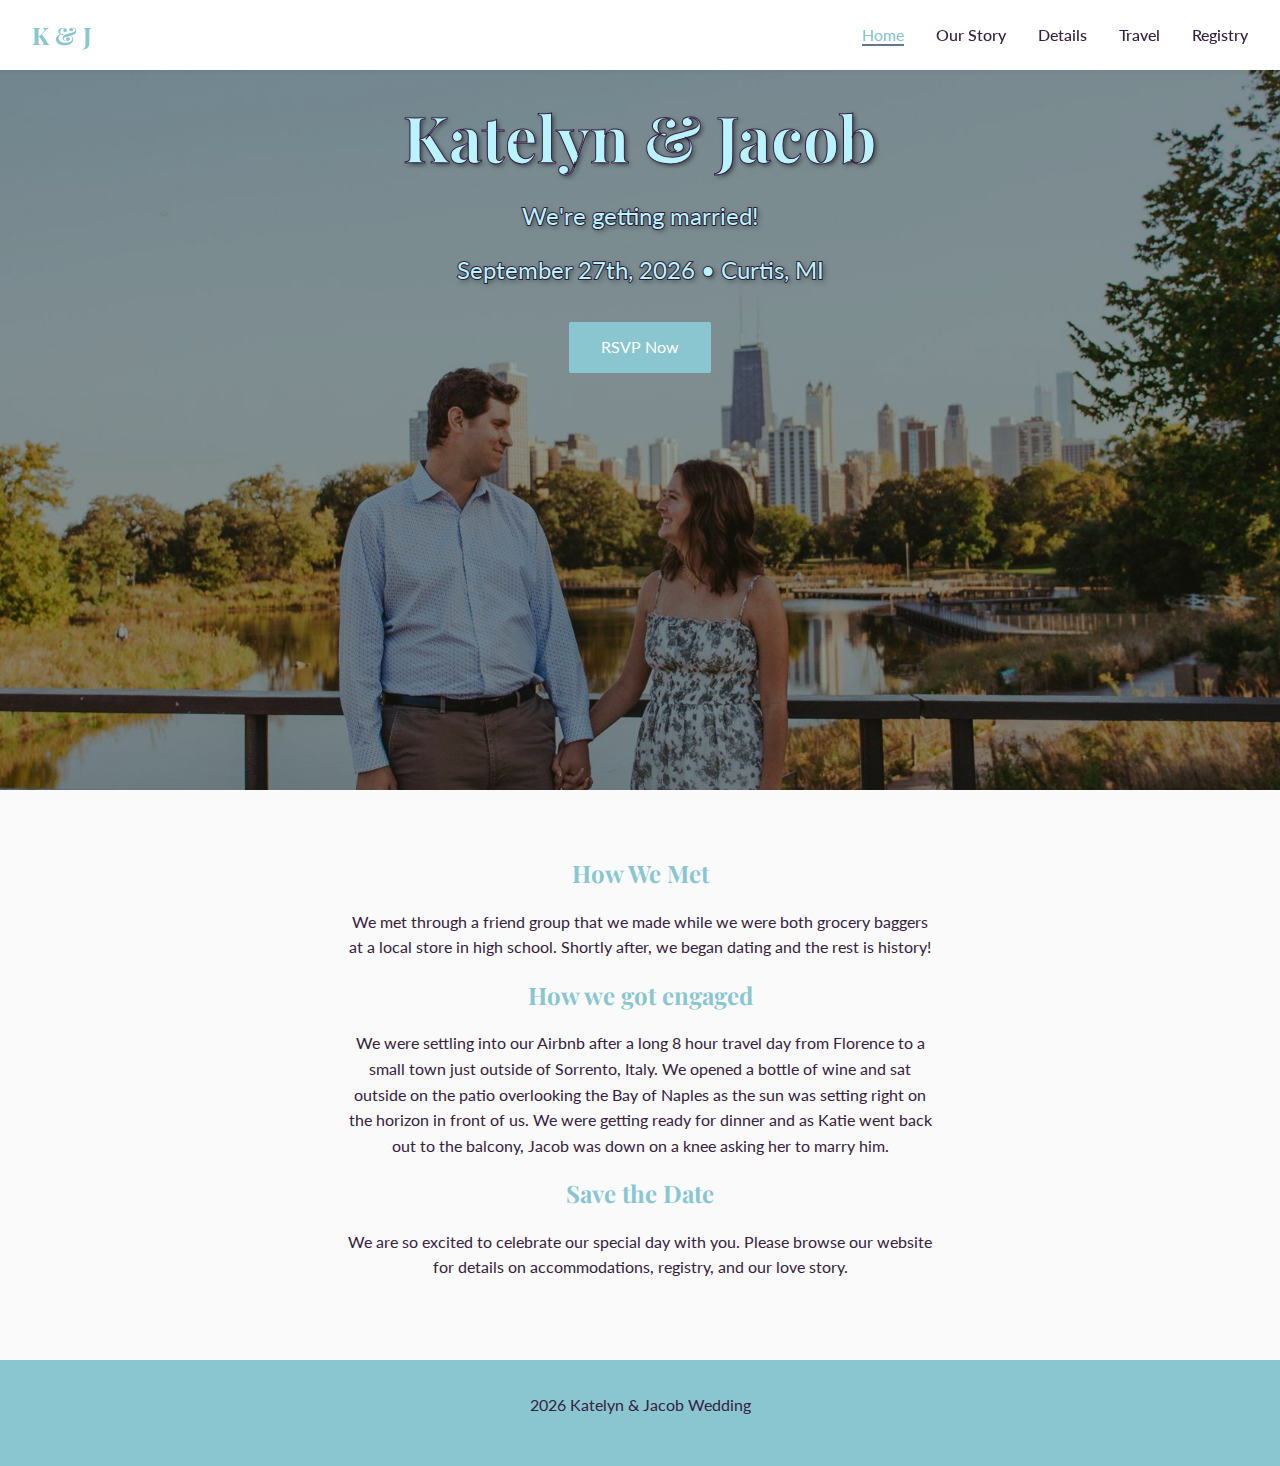
<file: index.html>
<!DOCTYPE html>
<html lang="en">
<head>
    <meta charset="UTF-8">
    <meta name="viewport" content="width=device-width, initial-scale=1.0">
    <title>The Wedding | Katelyn & Jacob</title>
    <link rel="stylesheet" href="style.css">
    <link rel="icon" href="images/rings.png" type="image/png">
    <link href="https://fonts.googleapis.com/css2?family=Lato:wght@300;400;700&family=Playfair+Display:wght@400;700&display=swap" rel="stylesheet">
</head>
<body>

    <header>
        <nav>
            <a href="index.html" class="logo">K & J</a>
            <div class="menu-toggle" onclick="toggleMenu()">☰</div>
            <ul class="nav-links" id="navLinks">
                <li><a href="index.html" class="active">Home</a></li>
                <li><a href="story.html">Our Story</a></li>
                <li><a href="details.html">Details</a></li>
                <li><a href="travel.html">Travel</a></li>
                <li><a href="registry.html">Registry</a></li>
            </ul>
        </nav>
    </header>

    <main>
        <section class="hero">
            <h1>Katelyn & Jacob</h1>
            <p>We're getting married!</p>
            <p>September 27th, 2026 • Curtis, MI</p>
            <a href="details.html" class="btn">RSVP Now</a>
        </section>

        <section class="container section text-center">
            <h2>How We Met</h2>
            <p>We met through a friend group that we made while we were both grocery baggers at a local store in high school. Shortly after, we began dating and the rest is history!</p>
            
            <h2>How we got engaged</h2>
            <p>We were settling into our Airbnb after a long 8 hour travel day from Florence to a small town just outside of Sorrento, Italy. We opened a bottle of wine and sat outside on the patio overlooking the Bay of Naples as the sun was setting right on the horizon in front of us. We were getting ready for dinner and as Katie went back out to the balcony, Jacob was down on a knee asking her to marry him.</p>
            
            <h2>Save the Date</h2>
            <p>We are so excited to celebrate our special day with you. Please browse our website for details on accommodations, registry, and our love story.</p>
        </section>
    </main>

    <footer>
        <p>2026 Katelyn & Jacob Wedding</p>
    </footer>

    <!-- Script for Mobile Menu -->
    <script>
        function toggleMenu() {
            document.getElementById('navLinks').classList.toggle('active');
        }
    </script>
</body>
</html>
</file>
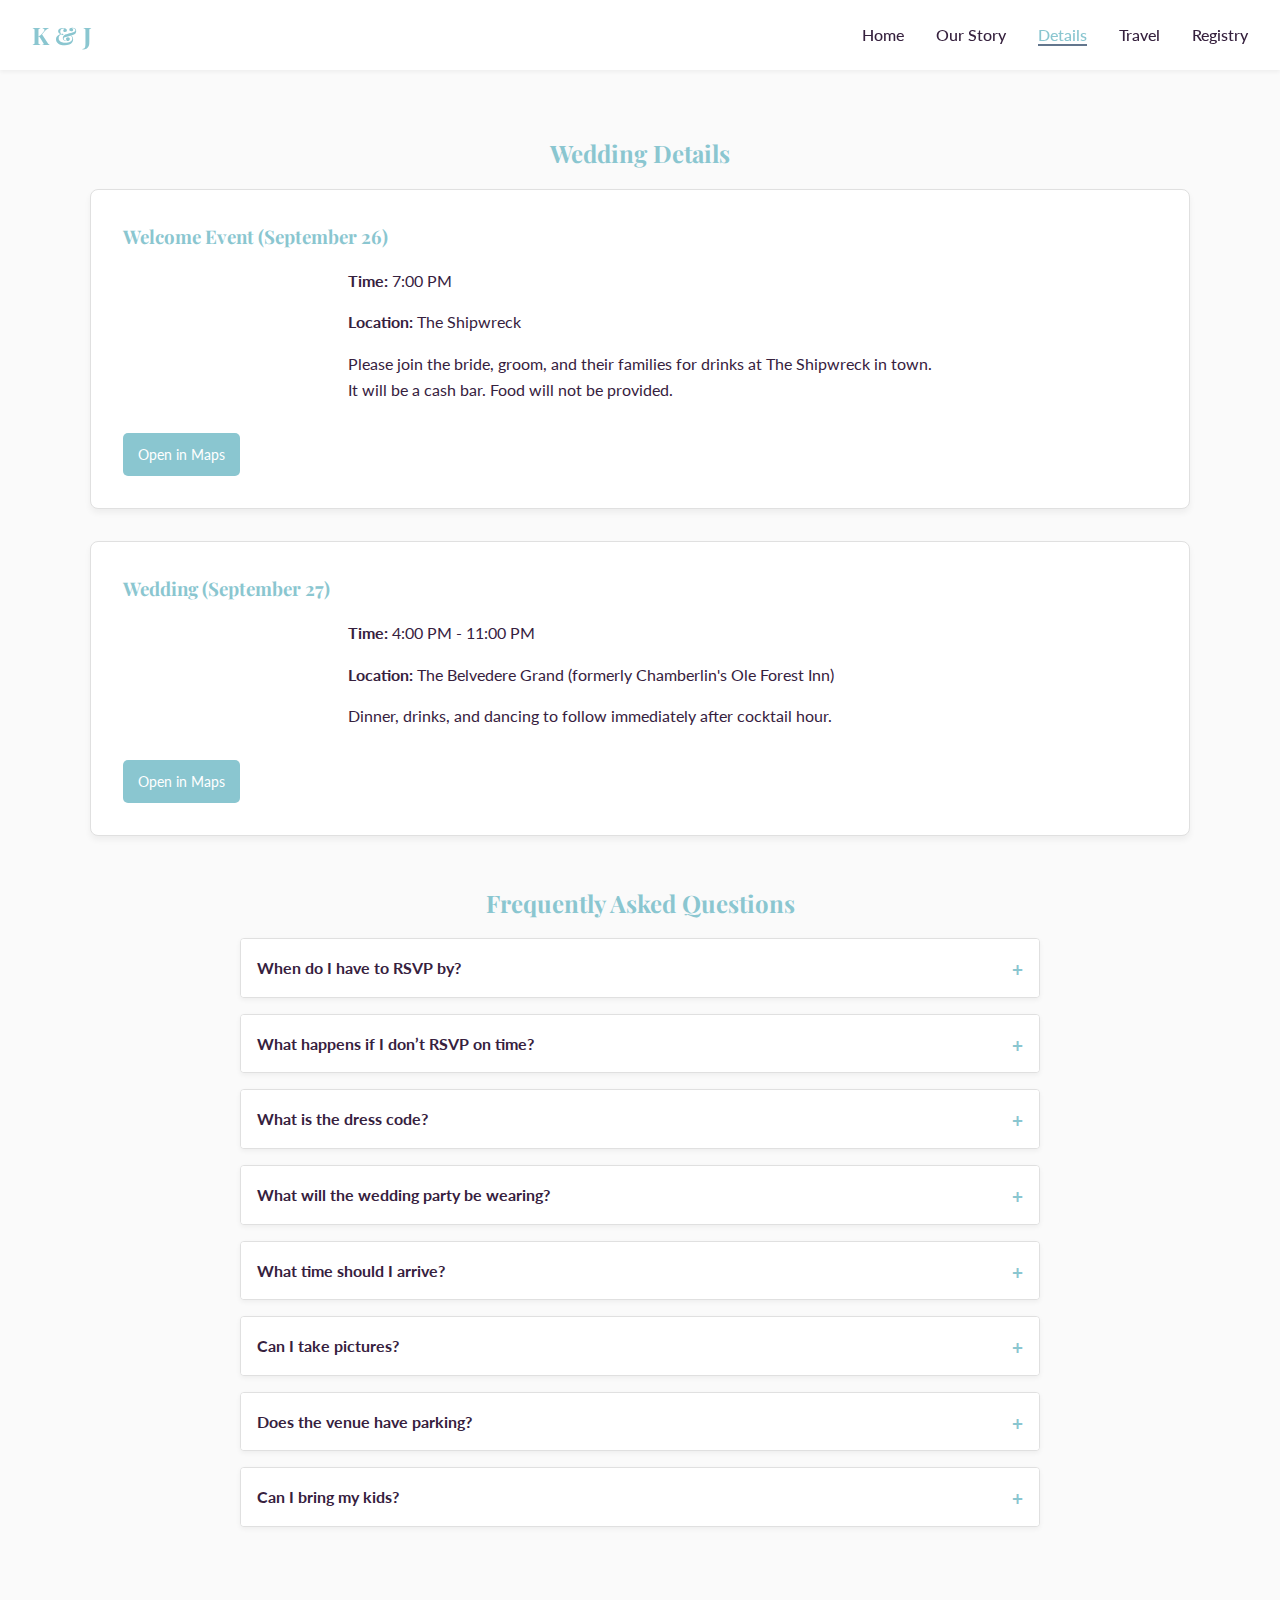
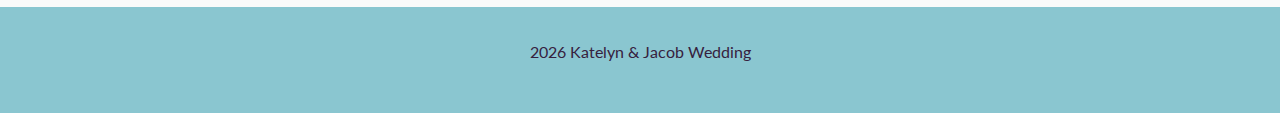
<file: details.html>
<!DOCTYPE html>
<html lang="en">
<head>
    <meta charset="UTF-8">
    <meta name="viewport" content="width=device-width, initial-scale=1.0">
    <title>Details | Katelyn & Jacob</title>
    <link rel="stylesheet" href="style.css">
    <link rel="icon" href="images/rings.png" type="image/png">
    <link href="https://fonts.googleapis.com/css2?family=Lato:wght@300;400;700&family=Playfair+Display:wght@400;700&display=swap" rel="stylesheet">
</head>
<body>

    <header>
        <nav>
            <a href="index.html" class="logo">K & J</a>
            <div class="menu-toggle" onclick="toggleMenu()">☰</div>
            <ul class="nav-links" id="navLinks">
                <li><a href="index.html">Home</a></li>
                <li><a href="story.html">Our Story</a></li>
                <li><a href="details.html" class="active">Details</a></li>
                <li><a href="travel.html">Travel</a></li>
                <li><a href="registry.html">Registry</a></li>
            </ul>
        </nav>
    </header>

    <main>
        <section class="container section">
            <h2 class="text-center">Wedding Details</h2>
            
            <div class="details-card">
                <h3>Welcome Event (September 26)</h3>
                <p><strong>Time:</strong> 7:00 PM</p>
                <p><strong>Location:</strong> The Shipwreck</p>
                <p>Please join the bride, groom, and their families for drinks at The Shipwreck in town. It will be a cash bar. Food will not be provided.</p>
                
                <a href="https://www.google.com/maps/place/The+Shipwreck/@46.205547,-85.7477388,17z/data=!4m15!1m8!3m7!1s0x4d495e003d5951a3:0xcb92e304e5515433!2s17293+Main+St,+Curtis,+MI+49820!3b1!8m2!3d46.205547!4d-85.7451639!16s%2Fg%2F11pw0gzl8d!3m5!1s0x4d495e0015e851e3:0x993c0f78f42d8704!8m2!3d46.205547!4d-85.7451639!16s%2Fg%2F11bvvzz1pl?entry=ttu&g_ep=EgoyMDI1MTIwMi4wIKXMDSoASAFQAw%3D%3D" target="_blank" class="map-btn">
                    Open in Maps
                </a>
            </div>

            <div class="details-card">
                <h3>Wedding (September 27)</h3>
                <p><strong>Time:</strong> 4:00 PM - 11:00 PM</p>
                <p><strong>Location:</strong> The Belvedere Grand (formerly Chamberlin's Ole Forest Inn)</p>
                <p>Dinner, drinks, and dancing to follow immediately after cocktail hour.</p>
                
                <a href="https://www.google.com/maps?cid=5611985919769591478" target="_blank" class="map-btn">
                    Open in Maps
                </a>
            </div>

            <!-- FAQ Section -->
            <div class="faq-section">
                <h2 class="text-center">Frequently Asked Questions</h2>
                
                <details>
                    <summary>When do I have to RSVP by?</summary>
                    <div class="faq-answer">
                        <p>August 11th, 2026</p>
                    </div>
                </details>

                <details>
                    <summary>What happens if I don’t RSVP on time?</summary>
                    <div class="faq-answer">
                        <p>You will automatically be marked as a “no” after our deadline. We need a guest headcount for our vendors so please RSVP as soon as you can!</p>
                    </div>
                </details>

                <details>
                    <summary>What is the dress code?</summary>
                    <div class="faq-answer">
                        <p>We ask that you wear semi-formal to formal attire such as mid to floor length dresses, dressy jumpsuits, and suit and ties. The ceremony will be held outdoors on grass so please take this into consideration. Since we are next to Lake Manistique it can get a little chilly so a shawl or cardigan might be a good idea to have on you.</p>
                    </div>
                </details>

                <details>
                    <summary>What will the wedding party be wearing?</summary>
                    <div class="faq-answer">
                        <p>The wedding party will be wearing mocha colored dress. Please choose colors that differ from the bridal party.</p>
                    </div>
                </details>

                <details>
                    <summary>What time should I arrive?</summary>
                    <div class="faq-answer">
                        <p>The ceremony will start at 4pm ET. We recommend getting there around 3:00 to 3:30pm to park and get into the venue with plenty of time.</p>
                    </div>
                </details>

                <details>
                    <summary>Can I take pictures?</summary>
                    <div class="faq-answer">
                        <p>We are having an unplugged ceremony and kindly ask that you keep your cell phones in your purses or pockets during the full ceremony length. We have professional photos being taken throughout the day and would hate for your phone to be in photos. We will share photos of our ceremony once we get them.</p>
                    </div>
                </details>

                <details>
                    <summary>Does the venue have parking?</summary>
                    <div class="faq-answer">
                        <p>The venue has a lot for parking out front. However, we encourage carpooling if you are able.</p>
                    </div>
                </details>

                <details>
                    <summary>Can I bring my kids?</summary>
                    <div class="faq-answer">
                        <p>We are sorry but we are unable to accommodate children at our wedding. With the limited seating we are only able accommodate the invited guests.</p>
                    </div>
                </details>
            </div>
        </section>
    </main>

    <footer>
        <p>2026 Katelyn & Jacob Wedding</p>
    </footer>

    <!-- Script for Mobile Menu -->
    <script>
        function toggleMenu() {
            document.getElementById('navLinks').classList.toggle('active');
        }
    </script>
</body>
</html>
</file>
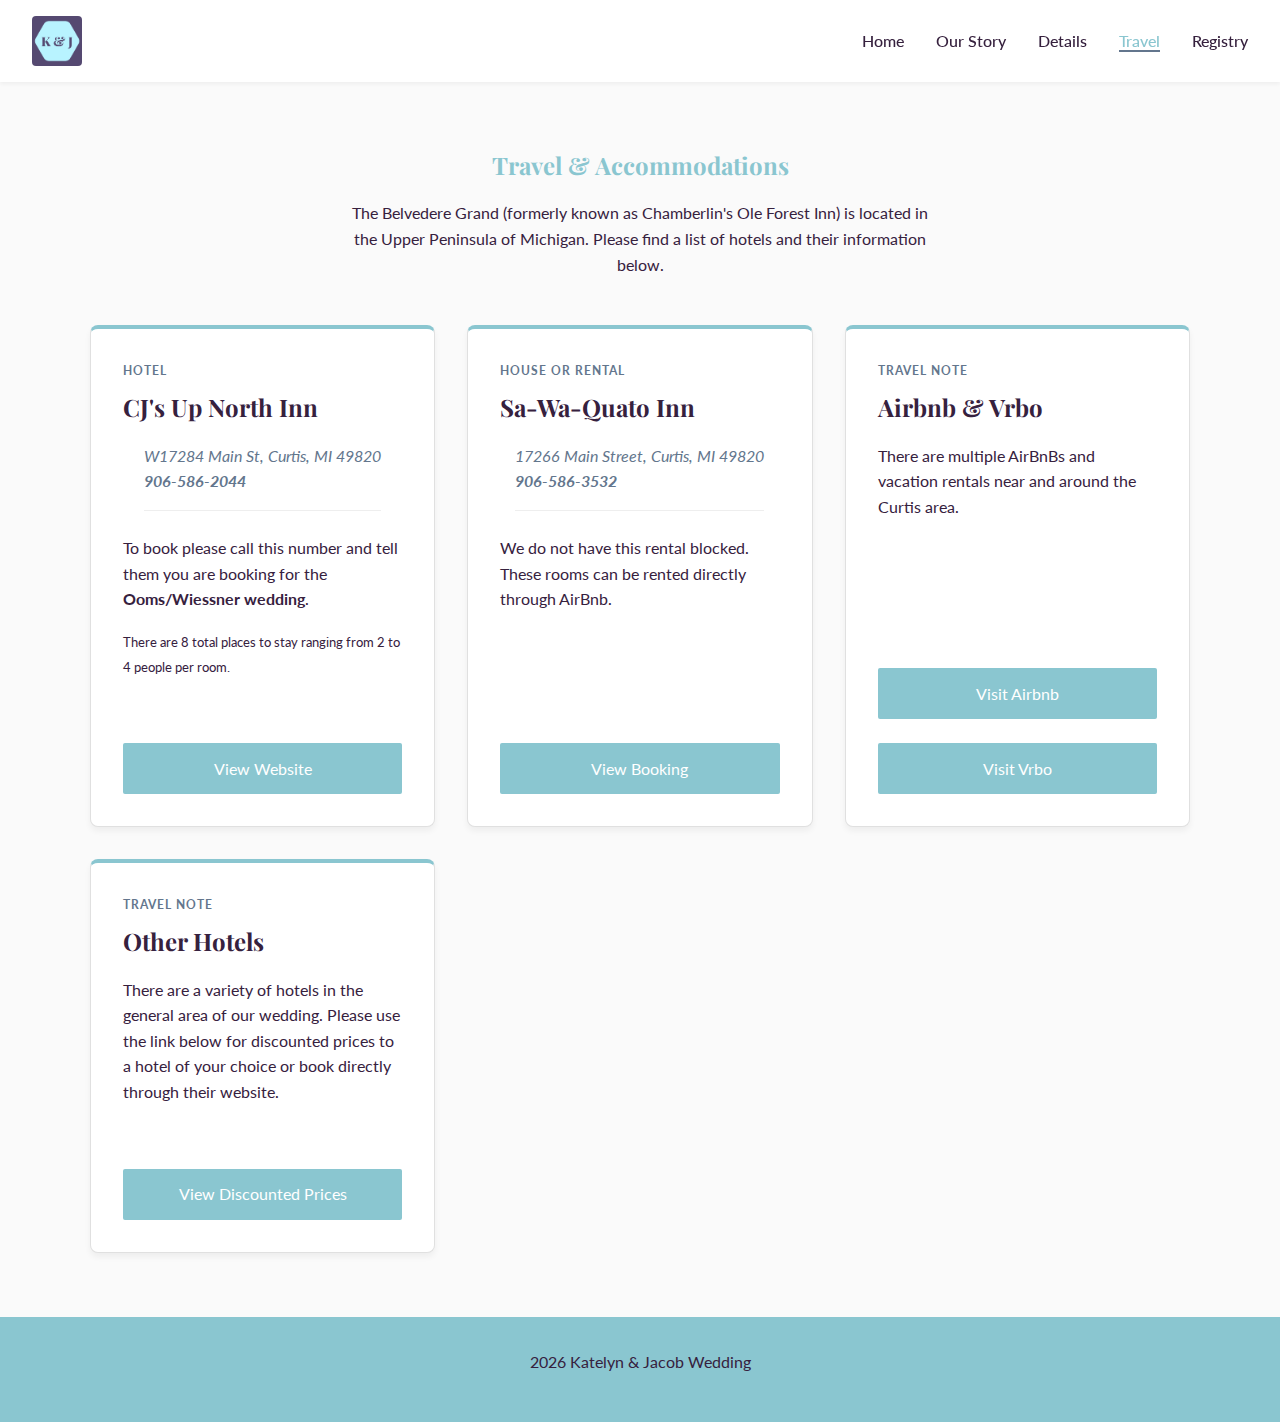
<file: travel.html>
<!DOCTYPE html>
<html lang="en">
<head>
    <meta charset="UTF-8">
    <meta name="viewport" content="width=device-width, initial-scale=1.0">
    <title>Travel | Katelyn & Jacob</title>
    <link rel="stylesheet" href="style.css">
    <link rel="icon" href="images/rings.png" type="image/png">
    <link href="https://fonts.googleapis.com/css2?family=Lato:wght@300;400;700&family=Playfair+Display:wght@400;700&display=swap" rel="stylesheet">
</head>
<body>

    <header>
        <nav>
            <a href="index.html" class="logo">
                <img src="images/Logo.png" alt="K & J" class="logo-img">
            </a>
            <div class="menu-toggle" onclick="toggleMenu()">☰</div>
            <ul class="nav-links" id="navLinks">
                <li><a href="index.html">Home</a></li>
                <li><a href="story.html">Our Story</a></li>
                <li><a href="details.html">Details</a></li>
                <li><a href="travel.html" class="active">Travel</a></li>
                <li><a href="registry.html">Registry</a></li>
            </ul>
        </nav>
    </header>

    <main>
        <section class="container section">
            
            <div class="text-center" style="margin-bottom: 3rem;">
                <h2>Travel & Accommodations</h2>
                <p>The Belvedere Grand (formerly known as Chamberlin's Ole Forest Inn) is located in the Upper Peninsula of Michigan. Please find a list of hotels and their information below.</p>
            </div>

            <div class="travel-grid">

                <div class="travel-card">
                    <span class="travel-type">Hotel</span>
                    <h3>CJ's Up North Inn</h3>
                    <p class="travel-address">
                        W17284 Main St, Curtis, MI 49820<br>
                        <strong>906-586-2044</strong>
                    </p>
                    <div class="travel-details">
                        <p>To book please call this number and tell them you are booking for the <strong>Ooms/Wiessner wedding</strong>.</p>
                        <p><small>There are 8 total places to stay ranging from 2 to 4 people per room.</small></p>
                    </div>
                    <a href="https://www.cjsupnorthinn.com/" target="_blank" class="btn btn-full">View Website</a>
                </div>

                <div class="travel-card">
                    <span class="travel-type">House Or Rental</span>
                    <h3>Sa-Wa-Quato Inn</h3>
                    <p class="travel-address">
                        17266 Main Street, Curtis, MI 49820<br>
                        <strong>906-586-3532</strong>
                    </p>
                    <div class="travel-details">
                        <p>We do not have this rental blocked. These rooms can be rented directly through AirBnb.</p>
                    </div>
                    <a href="https://www.airbnb.com/" target="_blank" class="btn btn-full">View Booking</a>
                </div>

                <div class="travel-card">
                    <span class="travel-type">Travel Note</span>
                    <h3>Airbnb & Vrbo</h3>
                    <div class="travel-details">
                        <p>There are multiple AirBnBs and vacation rentals near and around the Curtis area.</p>
                    </div>
                    <div style="margin-top: auto;">
                        <a href="https://www.airbnb.com/" target="_blank" class="btn btn-full" style="margin-bottom: 0.5rem;">Visit Airbnb</a>
                        <a href="https://www.vrbo.com/" target="_blank" class="btn btn-full">Visit Vrbo</a>
                    </div>
                </div>

                <div class="travel-card">
                    <span class="travel-type">Travel Note</span>
                    <h3>Other Hotels</h3>
                    <div class="travel-details">
                        <p>There are a variety of hotels in the general area of our wedding. Please use the link below for discounted prices to a hotel of your choice or book directly through their website.</p>
                    </div>
                    <a href="https://www.curtischamber.com/lodging.php" target="_blank" class="btn btn-full">View Discounted Prices</a>
                </div>

            </div>
        </section>
    </main>

    <footer>
        <p>2026 Katelyn & Jacob Wedding</p>
    </footer>

    <!-- Script for Mobile Menu -->
    <script>
        function toggleMenu() {
            document.getElementById('navLinks').classList.toggle('active');
        }
    </script>
</body>
</html>
</file>
<file: style.css>
:root {
    --primary-color: #8AC6D0;
    --secondary-color: #63768D;
    --accent-color: #554971;
    --text-dark: #36213E;
    --text-light: #B8F3FF;
    --font-heading: 'Playfair Display', serif;
    --font-body: 'Lato', sans-serif;
}

* {
    box-sizing: border-box;
    margin: 0;
    padding: 0;
}

body {
    font-family: var(--font-body);
    line-height: 1.6;
    color: var(--text-dark);
    background-color: #fafafa;
    display: flex;
    flex-direction: column;
    min-height: 100vh;
}

h1, h2, h3 {
    font-family: var(--font-heading);
    color: var(--primary-color);
    margin-bottom: 1rem;
}

p {
    margin-bottom: 1rem;
    max-width: 65ch;
    margin-left: auto;
    margin-right: auto;
}

img {
    max-width: 100%;
    height: auto;
    display: block;
    border-radius: 4px;
}

/* Nav Bar */
header {
    background-color: #fff;
    box-shadow: 0 2px 4px rgba(0,0,0,0.05);
    position: sticky;
    top: 0;
    z-index: 1000;
}

nav {
    max-width: 1400px;
    margin: 0 auto;
    padding: 1rem 2rem;
    display: flex;
    justify-content: space-between;
    align-items: center;
}

.logo {
    font-family: var(--font-heading);
    font-size: 1.5rem;
    font-weight: bold;
    color: var(--primary-color);
    text-decoration: none;
}

.logo-img {
    height: 50px;
    width: auto;
}

.nav-links {
    list-style: none;
    display: flex;
    gap: 2rem;
}

.nav-links a {
    text-decoration: none;
    color: var(--text-dark);
    font-weight: 500;
    transition: color 0.3s ease;
    cursor: pointer;
}

.nav-links a:hover, .nav-links a.active {
    color: var(--primary-color);
    border-bottom: 2px solid var(--secondary-color);
}

/* Mobile Menu Toggle (Hidden on Desktop) */
.menu-toggle {
    display: none;
    font-size: 1.5rem;
    cursor: pointer;
}

/* General Layout */
.container {
    max-width: 1100px;
    margin: 0 auto;
    padding: 2rem 1.5rem;
}

.section {
    padding: 4rem 0;
}

.text-center { text-align: center; }
.text-center img { margin-left: auto; margin-right: auto; }

/* Buttons */
.btn {
    display: inline-block;
    background-color: var(--primary-color);
    color: white;
    padding: 0.8rem 2rem;
    text-decoration: none;
    border-radius: 2px;
    margin-top: 1rem;
    transition: background-color 0.3s;
    border: none;
    cursor: pointer;
    font-size: 1rem;
}

.btn:hover {
    background-color: var(--secondary-color);
}

.map-btn {
    display: inline-block;
    background-color: var(--primary-color);
    color: white;
    padding: 10px 15px;
    text-decoration: none;
    border-radius: 5px;
    margin-top: 15px;
    font-size: 0.9rem;
    transition: background-color 0.3s;
}

.map-btn:hover {
    background-color: var(--secondary-color);
}

/* Home Page */
.hero {
    background-image: linear-gradient(rgba(0,0,0,0.3), rgba(0,0,0,0.3)), url('images/hero-bg.jpg');
    background-size: cover;
    background-position: center;
    height: 80vh;
    display: flex;
    flex-direction: column;
    justify-content: flex-start;
    align-items: center;
    color: var(--text-light);
    text-align: center;
    padding: 1rem;
}

.hero h1 {
    font-size: 4rem;
    color: var(--text-light);
    margin-bottom: 0.5rem;
    text-shadow: 2px 2px 4px rgba(0,0,0,0.5);
    -webkit-text-stroke: 1px var(--text-dark);
}

.hero p {
    text-shadow: 2px 2px 5px rgba(0,0,0,0.5);
    font-size: 1.5rem;
    
    -webkit-text-stroke: 2px var(--text-dark);
    paint-order: stroke fill;
}

/* Story Page */
.timeline {
    position: relative;
    max-width: 800px;
    margin: 0 auto;
    padding: 2rem 0;
}

.timeline::before {
    content: '';
    position: absolute;
    top: 0;
    bottom: 0;
    left: 50%;
    width: 4px;
    background-color: var(--text-dark);
    transform: translateX(-50%);
    border-radius: 2px;
}

.timeline-item {
    position: relative;
    margin-bottom: 3rem;
    width: 50%;
    padding: 0 2rem;
}

.timeline-item:nth-child(odd) {
    left: 0;
    text-align: right;
}

.timeline-item:nth-child(even) {
    left: 50%;
    text-align: left;
}

.timeline-marker {
    position: absolute;
    top: 0;
    width: 20px;
    height: 20px;
    background-color: var(--primary-color);
    border: 4px solid #fff;
    border-radius: 50%;
    z-index: 1;
    box-shadow: 0 0 0 4px var(--accent-color);
}

.timeline-item:nth-child(odd) .timeline-marker {
    right: -10px;
}

.timeline-item:nth-child(even) .timeline-marker {
    left: -10px;
}

.timeline-content {
    background: white;
    padding: 1.5rem;
    border-radius: 8px;
    box-shadow: 0 3px 10px rgba(0,0,0,0.1);
    position: relative;
}

.timeline-date {
    font-weight: bold;
    color: var(--primary-color);
    display: block;
    margin-bottom: 0.5rem;
    font-family: var(--font-heading);
}

/* Details Page */
.details-card {
    background: white;
    padding: 2rem;
    border: 1px solid #e0e0e0;
    border-radius: 8px;
    box-shadow: 0 4px 6px rgba(0,0,0,0.05);
    margin-bottom: 2rem;
}

.detail-img {
    display: block;
    margin-left: auto;
    margin-right: auto;
    width: 50%;
    height: 300px;
    object-fit: cover;
    border-bottom: 1px solid #e0e0e0;
    padding-bottom: 2rem;
}

/* FAQ Dropdowns */
.faq-section {
    max-width: 800px;
    margin: 3rem auto 0;
}

details {
    background: white;
    margin-bottom: 1rem;
    border-radius: 4px;
    overflow: hidden;
    box-shadow: 0 2px 5px rgba(0,0,0,0.05);
    border: 1px solid #e0e0e0;
}

summary {
    padding: 1rem;
    cursor: pointer;
    font-weight: bold;
    background-color: #fff;
    position: relative;
    list-style: none;
}

summary::-webkit-details-marker {
    display: none;
}

summary::after {
    content: '+';
    position: absolute;
    right: 1rem;
    font-size: 1.2rem;
    color: var(--primary-color);
    font-weight: bold;
}

details[open] summary::after {
    content: '-';
}

details[open] summary {
    border-bottom: 1px solid #eee;
    background-color: var(--accent-color);
    color: var(--primary-color);
}

.faq-answer {
    padding: 1rem;
    color: var(--text-dark);
    background-color: #fff;
}

/* Travel Page */
.travel-grid {
    display: grid;
    grid-template-columns: repeat(auto-fit, minmax(300px, 1fr));
    gap: 2rem;
    align-items: stretch;
}

.travel-card {
    background: #fff;
    border: 1px solid #e0e0e0;
    border-top: 4px solid var(--primary-color);
    border-radius: 8px;
    padding: 2rem;
    display: flex;
    flex-direction: column;
    box-shadow: 0 4px 6px rgba(0,0,0,0.05);
    transition: transform 0.2s ease;
}

.travel-card:hover {
    transform: translateY(-5px);
    box-shadow: 0 10px 15px rgba(0,0,0,0.1);
}

.travel-type {
    display: inline-block;
    font-size: 0.75rem;
    font-weight: bold;
    letter-spacing: 1px;
    text-transform: uppercase;
    color: var(--secondary-color);
    margin-bottom: 0.5rem;
}

.travel-card h3 {
    color: var(--text-dark);
    margin-bottom: 1rem;
    font-size: 1.5rem;
}

.travel-address {
    font-style: italic;
    color: var(--secondary-color);
    margin-bottom: 1.5rem;
    border-bottom: 1px solid #eee;
    padding-bottom: 1rem;
}

.travel-details {
    margin-bottom: 2rem;
    flex-grow: 1;
}

.btn-full {
    width: 100%;
    text-align: center;
}

/* Registry Page */
.registry-grid {
    display: grid;
    grid-template-columns: repeat(auto-fit, minmax(280px, 1fr));
    gap: 2rem;
    margin-top: 2rem;
    margin-left: 20px;
    margin-right: 20px;
    align-items: start;
}

.registry-item {
    background: #fff;
    border: 1px solid #e0e0e0;
    border-radius: 8px;
    overflow: hidden;
    text-align: center;
    height: 100%;
    display: flex;
    flex-direction: column;
    padding: 0;
    transition: transform 0.2s, border-color 0.2s;
}

.registry-item:hover {
    transform: translateY(-5px);
    border-color: var(--primary-color);
    box-shadow: 0 10px 15px rgba(0,0,0,0.1);
}

.registry-img {
    width: 100%;
    height: 200px;
    object-fit: cover;
    border-bottom: 1px solid #e0e0e0;
}

.registry-content {
    padding: 1.5rem;
    flex-grow: 1;
    display: flex;
    flex-direction: column;
    justify-content: space-between;
}

.registry-content h3 {
    margin-bottom: 0.5rem;
    font-size: 1.25rem;
    color: var(--text-dark);
}

.registry-content .price {
    font-weight: bold;
    margin-bottom: 0.5rem;
    color: var(--secondary-color);
}

/* Featured Fund Text */
.featured-fund p small {
    color: var(--accent-color) !important;
    font-weight: bold;
    text-transform: uppercase;
    letter-spacing: 1px;
}

.registry-content .details {
    color: var(--secondary-color);
    margin-bottom: 1rem;
}

.registry-content .btn {
    width: 100%;
    margin-top: auto;
}

/* Progress Bar Styles */
.progress-track {
    background-color: var(--text-light);
    border-radius: 20px;
    height: 10px;
    width: 100%;
    margin: 10px 0 10px 0;
    overflow: hidden;
}

.progress-fill {
    background-color: var(--accent-color);
    height: 100%;
    border-radius: 20px;
    transition: width 0.5s ease-in-out;
}

/* Footer */
footer {
    background-color: var(--primary-color);
    color: var(--text-dark);
    text-align: center;
    padding: 2rem;
    margin-top: auto;
}

/* Custom Scrollbar */
::-webkit-scrollbar {
    width: 12px;
}

::-webkit-scrollbar-track {
    background: #fafafa;
}

::-webkit-scrollbar-thumb {
    background-color: var(--secondary-color);
    border-radius: 6px;
    border: 3px solid #fafafa;
}

::-webkit-scrollbar-thumb:hover {
    background-color: var(--primary-color);
}

/* Smaller Devices */
@media (max-width: 768px) {
    .nav-links {
        display: none;
        flex-direction: column;
        width: 100%;
        background: white;
        position: absolute;
        top: 60px;
        left: 0;
        padding: 1rem;
        box-shadow: 0 4px 6px rgba(0,0,0,0.1);
    }

    p {
        padding-left: 20px; 
        padding-right: 20px;
        box-sizing: border-box; 
    }

    .detail-img {
        width: 80%;
        height: 200px;
    }

    .nav-links.active { display: flex; }
    .menu-toggle { display: block; }
    
    .hero h1 { font-size: 2.5rem; }

    .timeline::before {
        left: 20px;
    }
    .timeline-item {
        width: 100%;
        padding-left: 50px;
        padding-right: 10px;
        text-align: left !important; 
    }
    .timeline-item:nth-child(even) {
        left: 0;
    }
    .timeline-item:nth-child(odd) .timeline-marker,
    .timeline-item:nth-child(even) .timeline-marker {
        left: 10px;
        right: auto;
    }
}
</file>
